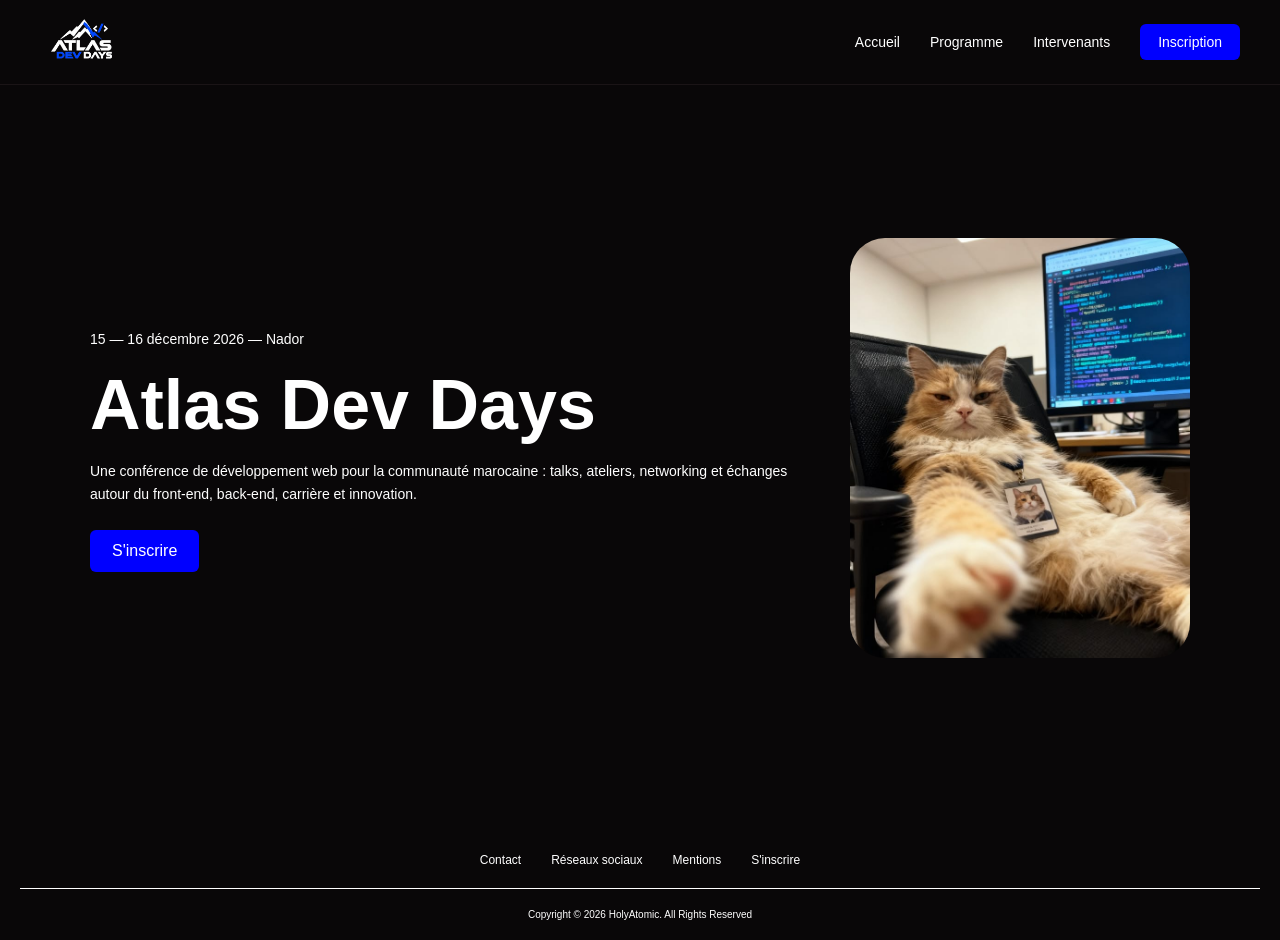
<file: index.html>
<!DOCTYPE html>
<html lang="fr">

<head>
    <meta charset="UTF-8">
    <meta name="viewport" content="width=device-width, initial-scale=1.0">
    <title>Atlas Dev Days — Conférence Web au Maroc</title>
    <link rel="preconnect" href="https://fonts.googleapis.com">
    <link rel="preconnect" href="https://fonts.gstatic.com" crossorigin>
    <link href="https://fonts.googleapis.com/css2?family=JetBrains+Mono:ital,wght@0,100..800;1,100..800&display=swap" rel="stylesheet">
    <link rel="preconnect" href="https://fonts.googleapis.com">
    <link rel="preconnect" href="https://fonts.gstatic.com" crossorigin>
    <link href="https://fonts.googleapis.com/css2?family=Bebas+Neue&display=swap" rel="stylesheet">
    <meta
        name="description"
        content="Atlas Dev Days, une conférence dédiée aux développeurs web au Maroc : talks, ateliers et rencontres tech."
    >

    <link rel="stylesheet" href="css/style.css">
</head>

<body>

    <!-- Header -->
    <header>
        <nav>
            <div class="logo">
                <a href="index.html">
                    <img src="assets/icons/logo.png" alt="Logo Atlas Dev Days">
                </a>
            </div>
            <ul>
                <li>
                    <a href="index.html">Accueil</a>
                </li>

                <li>
                    <a href="programe.html">Programme</a>
                </li>

                <li>
                    <a href="intervenants.html">Intervenants</a>
                </li>

                <li>
                    <a href="inscription.html">Inscription</a>
                </li>
            </ul>

        </nav>
    </header>


    <main>

        <!-- Hero -->
        <section class="hero">

            <div class="hero-content">

                <p class="hero-date">
                    15 — 16 décembre 2026 — Nador
                </p>

                <h1>
                    Atlas Dev Days
                </h1>

                <p>
                    Une conférence de développement web pour la communauté
                    marocaine : talks, ateliers, networking et échanges
                    autour du front-end, back-end, carrière et innovation.
                </p>

                <a href="inscription.html">
                    S'inscrire
                </a>

            </div>


            <div class="hero-image">

                <img
                    src="assets/images/cat.jpg"
                    alt="cat"
                >

            </div>

        </section>
        </main>
    <!-- Footer -->
    <footer>

        <nav aria-label="Navigation secondaire">

            <ul>

                <li>
                    <a href="mailto:contact@atlasdevdays.com">
                        Contact
                    </a>
                </li>

                <li>
                    <a href="https://www.linkedin.com/in/oussama-jrhaider-a0b106281/">
                        Réseaux sociaux
                    </a>
                </li>

                <li>
                    <a href="https://www.google.com">
                        Mentions
                    </a>
                </li>

                <li>
                    <a href="inscription.html">
                        S'inscrire
                    </a>
                </li>

            </ul>

        </nav>


        <p>
            Copyright © 2026 HolyAtomic. All Rights Reserved
        </p>

    </footer>

</body>

</html>
</file>
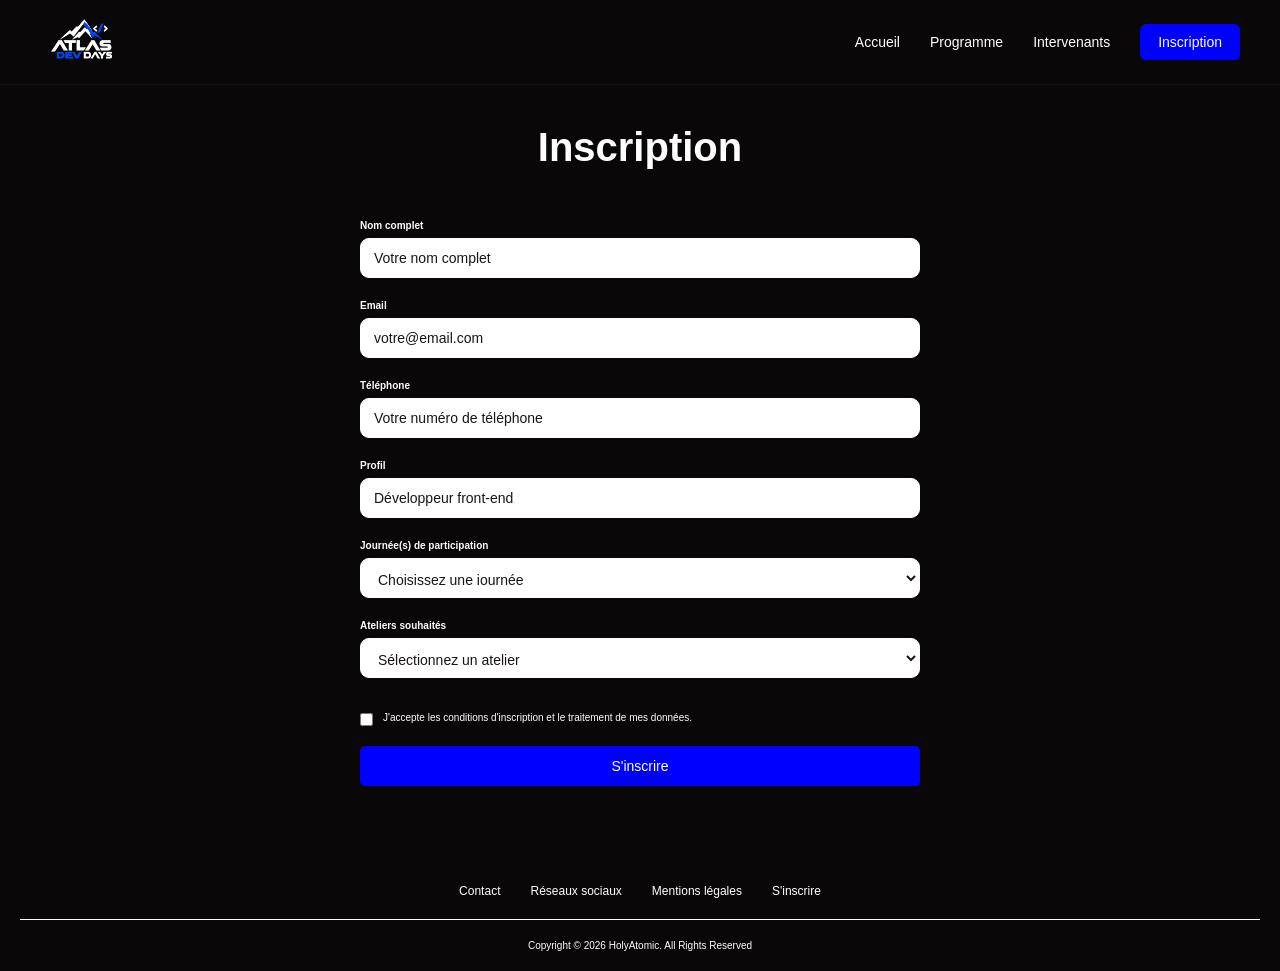
<file: inscription.html>
<!DOCTYPE html>
<html lang="fr">

<head>
    <meta charset="UTF-8">
    <meta name="viewport" content="width=device-width, initial-scale=1.0">
    <title>Inscription — Atlas Dev Days</title>
    <link rel="stylesheet" href="css/style.css">
</head>

<body>

    <header>
        <nav>
            <div class="logo">
                <a href="index.html">
                    <img src="assets/icons/logo.png" alt="Logo Atlas Dev Days">
                </a>
            </div>

            <ul>
                <li><a href="index.html">Accueil</a></li>
                <li><a href="programe.html">Programme</a></li>
                <li><a href="intervenants.html">Intervenants</a></li>
                <li><a href="inscription.html">Inscription</a></li>
            </ul>
        </nav>
    </header>

    <main>
        <h1>Inscription</h1>

        <form action="#" method="post">

            <div class="container">

                <hr>

                <label for="name"><b>Nom complet</b></label>
                <input type="text" id="name" name="name"
                    placeholder="Votre nom complet" required>

                <label for="email"><b>Email</b></label>
                <input type="email" id="email" name="email"
                    placeholder="votre@email.com" required>

                <label for="tele"><b>Téléphone</b></label>
                <input type="tel" id="tele" name="phone"
                    placeholder="Votre numéro de téléphone" required pattern="^(\+212|0)[5-7][0-9]{8}$">

                <label for="profil"><b>Profil</b></label>
                <input type="text" id="profil" name="profil"
                    placeholder="Développeur front-end" required>

                <label for="jour"><b>Journée(s) de participation</b></label>
                <select id="jour" name="days" required>
                    <option value="">Choisissez une journée</option>
                    <option value="jour1">Jour 1</option>
                    <option value="jour2">Jour 2</option>
                    <option value="les-deux">Jour 1 et Jour 2</option>
                </select>

                <label for="atelier"><b>Ateliers souhaités</b></label>
                <select id="atelier" name="atelier" required>
                    <option value="">Sélectionnez un atelier</option>
                    <option value="html-css">HTML et CSS</option>
                    <option value="javascript">JavaScript</option>
                    <option value="design">Web Design</option>
                </select>

                <label>
                    <input type="checkbox" name="conditions" required>
                    J'accepte les conditions d'inscription et le traitement de mes données.
                </label>

                <div class="clearfix">
                    <button type="submit" class="signupbtn">S'inscrire</button>
                </div>

            </div>

        </form>
    </main>

    <footer>
        <nav aria-label="Navigation secondaire">
            <ul>
                <li>
                    <a href="mailto:contact@atlasdevdays.com">Contact</a>
                </li>

                <li>
                    <a href="https://www.linkedin.com/in/oussama-jrhaider-a0b106281/">
                        Réseaux sociaux
                    </a>
                </li>

                <li>
                    <a href="mentions.html">Mentions légales</a>
                </li>

                <li>
                    <a href="inscription.html">S'inscrire</a>
                </li>
            </ul>
        </nav>

        <p>Copyright © 2026 HolyAtomic. All Rights Reserved</p>
    </footer>

</body>
</html>
</file>
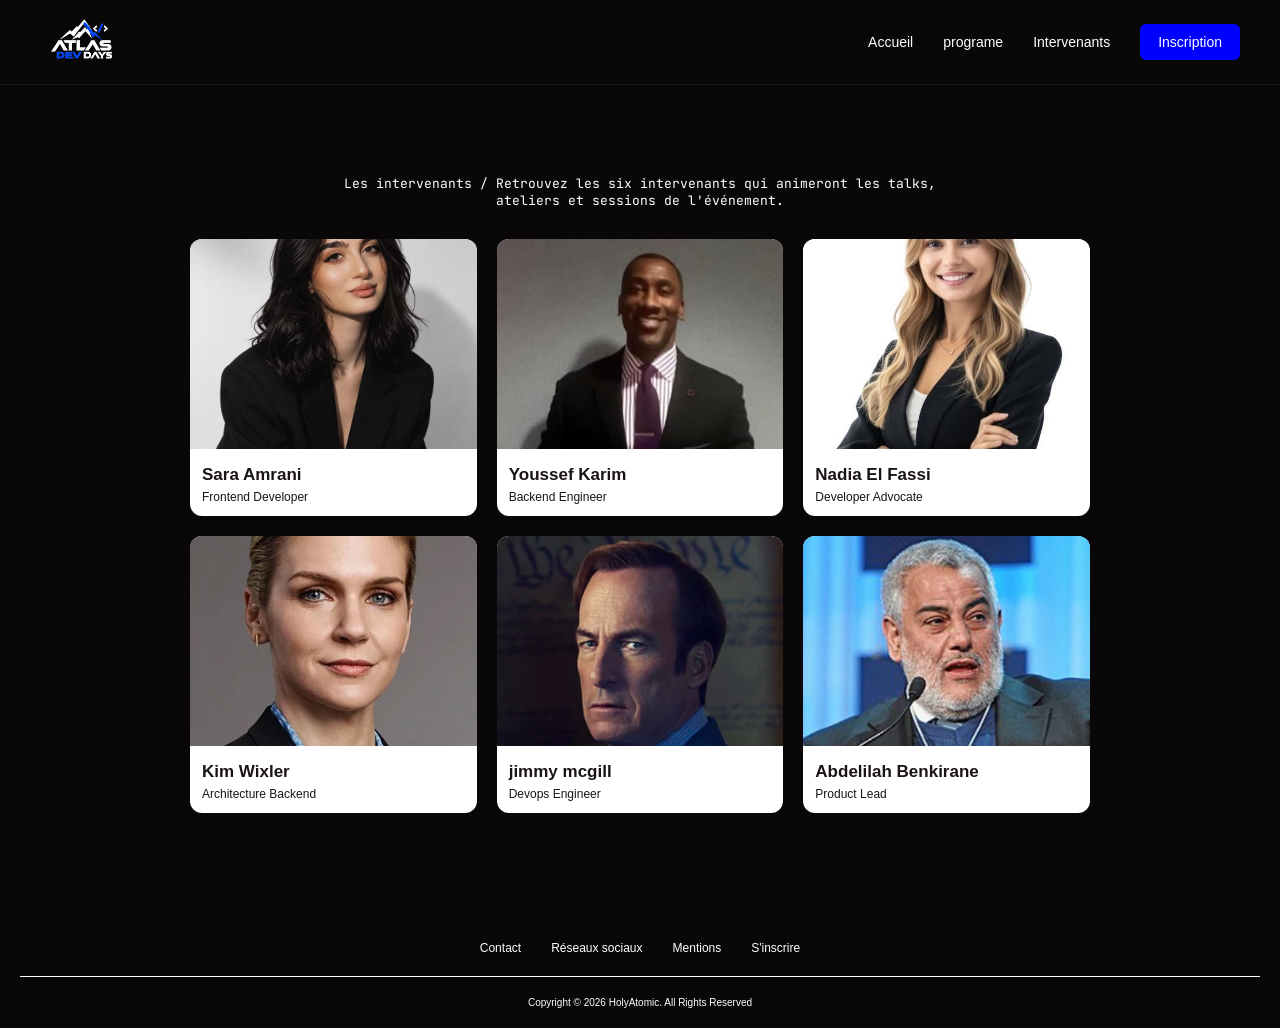
<file: intervenants.html>
<!DOCTYPE html>
<html lang="fr">

<head>
    <meta charset="UTF-8">
    <meta name="viewport" content="width=device-width, initial-scale=1.0">
    <title>Intervenants — Atlas Dev Days</title>
<link rel="preconnect" href="https://fonts.googleapis.com">
<link rel="preconnect" href="https://fonts.gstatic.com" crossorigin>
<link href="https://fonts.googleapis.com/css2?family=JetBrains+Mono:ital,wght@0,100..800;1,100..800&display=swap" rel="stylesheet">
    <meta
        name="description"
        content="Découvrez les six intervenants d'Atlas Dev Days."
    >

    <link rel="stylesheet" href="css/style.css">
</head>

<body>

    <!-- Header -->
    <header>
        <nav>

            <div class="logo">
                <a href="index.html">
                    <img src="assets/icons/logo.png" alt="Logo Atlas Dev Days">
                </a>
            </div>

            <ul>
                <li><a href="index.html">Accueil</a></li>
                <li><a href="programe.html">programe</a></li>
                <li><a href="intervenants.html">Intervenants</a></li>
                <li><a href="inscription.html">Inscription</a></li>
            </ul>

        </nav>
    </header>


    <main>

        <!-- Introduction -->
        <section class="speakers-page">

            <h1>
                Les intervenants / Retrouvez les six intervenants qui animeront
                les talks, ateliers et sessions de l'événement.
            </h1>


            <!-- Speakers -->
            <div class="speakers-grid">

                <article class="speaker-card">

                    <img
                        src="assets/images/image3.jpg"
                        alt="Sara Amrani, Frontend Developer"
                    >

                    <h2>Sara Amrani</h2>

                    <p>Frontend Developer</p>

                </article>


                <article class="speaker-card">

                    <img
                        src="assets/images/image1.png"
                        alt="Youssef Karim, Backend Engineer"
                    >

                    <h2>Youssef Karim</h2>

                    <p>Backend Engineer</p>

                </article>


                <article class="speaker-card">

                    <img
                        src="assets/images/image2.jpg"
                        alt="Nadia El Fassi, Developer Advocate"
                    >

                    <h2>Nadia El Fassi</h2>

                    <p>Developer Advocate</p>

                </article>


                <article class="speaker-card">

                    <img
                        src="assets/images/kim.webp"
                        alt="Kim Wixler, Architecte Back-end"
                    >

                    <h2>Kim Wixler</h2>

                    <p>Architecture Backend</p>

                </article>


                <article class="speaker-card">

                    <img
                        src="assets/images/mcgil.png"
                        alt="jimmy mcgill, DevOps Engineer"
                    >

                    <h2>jimmy mcgill</h2>

                    <p>Devops Engineer</p>

                </article>


                <article class="speaker-card">

                    <img
                        src="assets/images/ben.png"
                        alt="benkirane, Product Lead"
                    >

                    <h2>Abdelilah Benkirane</h2>

                    <p>Product Lead</p>

                </article>

            </div>

        </section>

    </main>


    <!-- footer -->
    <footer>

        <nav aria-label="Navigation secondaire">

            <ul>

                <li>
                    <a href="contact@atlasdevdays.com">
                        Contact
                    </a>
                </li>

                <li>
                    <a href="https://www.linkedin.com/in/oussama-jrhaider-a0b106281/">
                        Réseaux sociaux
                    </a>
                </li>

                <li>
                    <a href="google.com">
                        Mentions
                    </a>
                </li>

                <li>
                    <a href="inscription.html">
                        S'inscrire
                    </a>
                </li>

            </ul>

        </nav>


        <p>
            Copyright © 2026 HolyAtomic. All Rights Reserved
        </p>

    </footer>

</body>

</html>
</file>
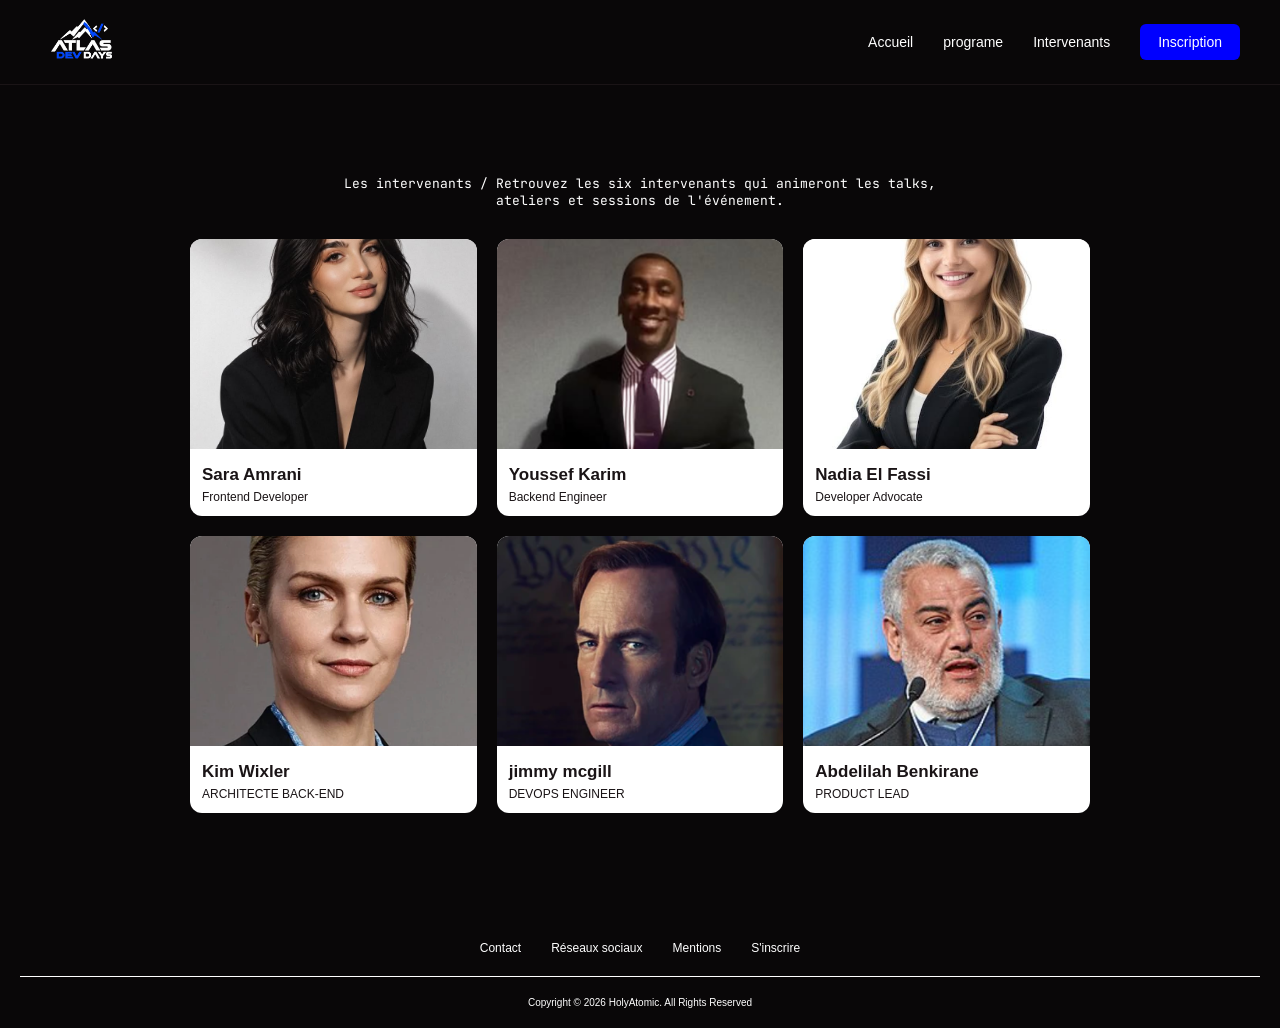
<file: Intervenants.html>
<!DOCTYPE html>
<html lang="fr">

<head>
    <meta charset="UTF-8">
    <meta name="viewport" content="width=device-width, initial-scale=1.0">
    <title>Intervenants — Atlas Dev Days</title>
<link rel="preconnect" href="https://fonts.googleapis.com">
<link rel="preconnect" href="https://fonts.gstatic.com" crossorigin>
<link href="https://fonts.googleapis.com/css2?family=JetBrains+Mono:ital,wght@0,100..800;1,100..800&display=swap" rel="stylesheet">
    <meta
        name="description"
        content="Découvrez les six intervenants d'Atlas Dev Days."
    >

    <link rel="stylesheet" href="css/style.css">
</head>

<body>

    <!-- Header -->
    <header>
        <nav>

            <div class="logo">
                <a href="index.html">
                    <img src="assets/icons/logo.png" alt="Logo Atlas Dev Days">
                </a>
            </div>

            <ul>
                <li><a href="index.html">Accueil</a></li>
                <li><a href="programe.html">programe</a></li>
                <li><a href="intervenants.html">Intervenants</a></li>
                <li><a href="inscription.html">Inscription</a></li>
            </ul>

        </nav>
    </header>


    <main>

        <!-- Introduction -->
        <section class="speakers-page">

            <h1>
                Les intervenants / Retrouvez les six intervenants qui animeront
                les talks, ateliers et sessions de l'événement.
            </h1>


            <!-- Speakers -->
            <div class="speakers-grid">

                <article class="speaker-card">

                    <img
                        src="assets/images/image3.jpg"
                        alt="Sara Amrani, Frontend Developer"
                    >

                    <h2>Sara Amrani</h2>

                    <p>Frontend Developer</p>

                </article>


                <article class="speaker-card">

                    <img
                        src="assets/images/image1.png"
                        alt="Youssef Karim, Backend Engineer"
                    >

                    <h2>Youssef Karim</h2>

                    <p>Backend Engineer</p>

                </article>


                <article class="speaker-card">

                    <img
                        src="assets/images/image2.jpg"
                        alt="Nadia El Fassi, Developer Advocate"
                    >

                    <h2>Nadia El Fassi</h2>

                    <p>Developer Advocate</p>

                </article>


                <article class="speaker-card">

                    <img
                        src="assets/images/kim.webp"
                        alt="Kim Wixler, Architecte Back-end"
                    >

                    <h2>Kim Wixler</h2>

                    <p>ARCHITECTE BACK-END</p>

                </article>


                <article class="speaker-card">

                    <img
                        src="assets/images/mcgil.png"
                        alt="jimmy mcgill, DevOps Engineer"
                    >

                    <h2>jimmy mcgill</h2>

                    <p>DEVOPS ENGINEER</p>

                </article>


                <article class="speaker-card">

                    <img
                        src="assets/images/ben.png"
                        alt="Make Torello, Product Lead"
                    >

                    <h2>Abdelilah Benkirane</h2>

                    <p>PRODUCT LEAD</p>

                </article>

            </div>

        </section>

    </main>


    <!-- footer -->
    <footer>

        <nav aria-label="Navigation secondaire">

            <ul>

                <li>
                    <a href="contact@atlasdevdays.com">
                        Contact
                    </a>
                </li>

                <li>
                    <a href="https://www.linkedin.com/in/oussama-jrhaider-a0b106281/">
                        Réseaux sociaux
                    </a>
                </li>

                <li>
                    <a href="google.com">
                        Mentions
                    </a>
                </li>

                <li>
                    <a href="inscription.html">
                        S'inscrire
                    </a>
                </li>

            </ul>

        </nav>


        <p>
            Copyright © 2026 HolyAtomic. All Rights Reserved
        </p>

    </footer>

</body>

</html>
</file>
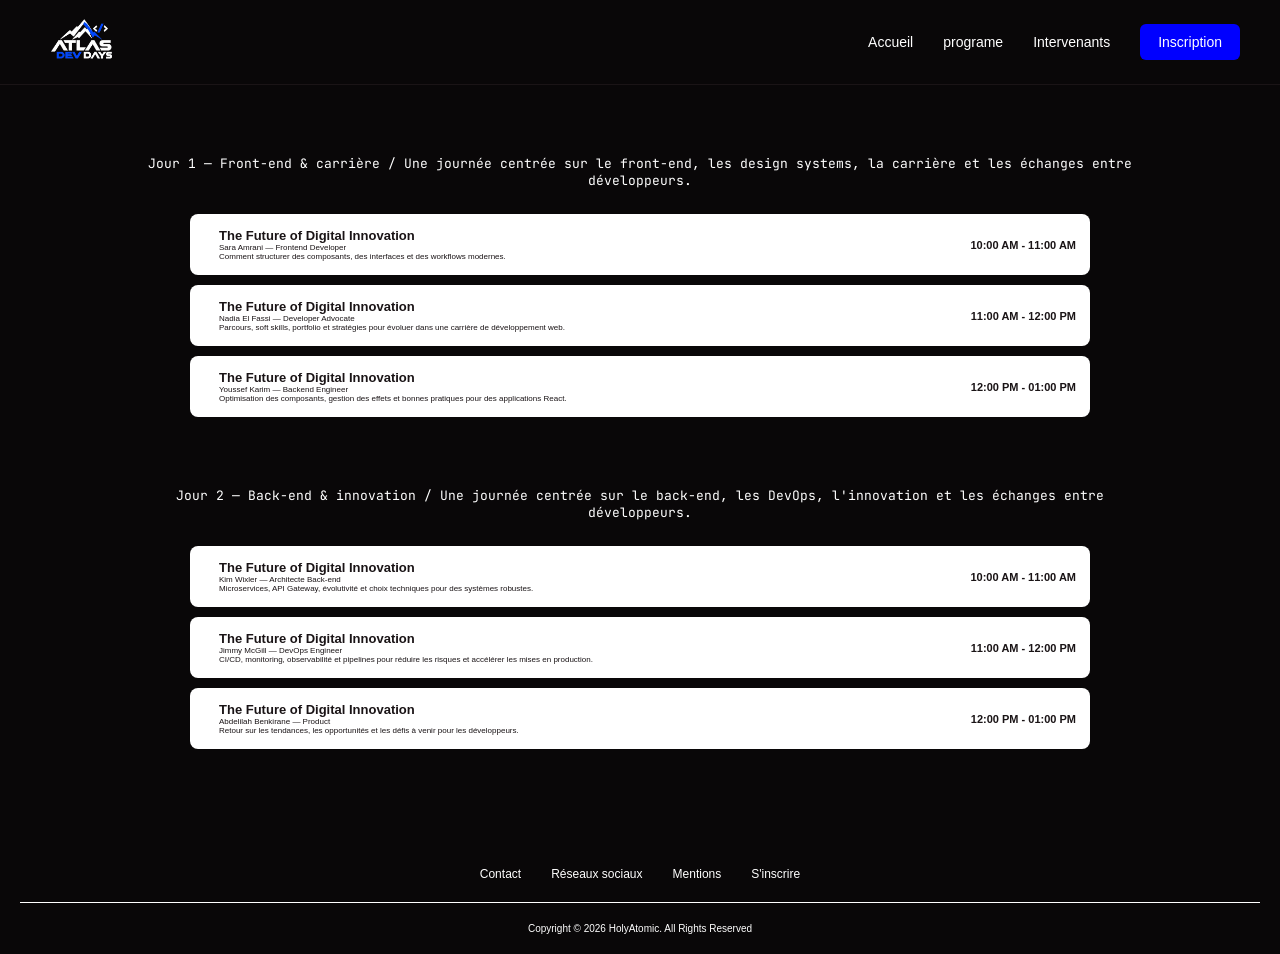
<file: programe.html>
<!DOCTYPE html>
<html lang="fr">

<head>
    <meta charset="UTF-8">
    <meta name="viewport" content="width=device-width, initial-scale=1.0">
    <title>Programe — Atlas Dev Days</title>
<link rel="preconnect" href="https://fonts.googleapis.com">
<link rel="preconnect" href="https://fonts.gstatic.com" crossorigin>
<link href="https://fonts.googleapis.com/css2?family=JetBrains+Mono:ital,wght@0,100..800;1,100..800&display=swap" rel="stylesheet">
    <meta
        name="description"
        content="Découvrez le programe des deux jours d'Atlas Dev Days."
    >

    <link rel="stylesheet" href="css/style.css">
</head>

<body>

    <!-- Header -->
    <header>
        <nav>

            <div class="logo">
                <a href="index.html">
                    <img src="assets/icons/logo.png" alt="Logo Atlas Dev Days">
                </a>
            </div>

            <ul>
                <li><a href="index.html">Accueil</a></li>
                <li><a href="programe.html">programe</a></li>
                <li><a href="intervenants.html">Intervenants</a></li>
                <li><a href="inscription.html">Inscription</a></li>
            </ul>

        </nav>
    </header>


    <main>
        <!-- Jour 1 -->
        <section class="day day-one">

            <p class="day-description">
                Jour 1 — Front-end & carrière / Une journée centrée sur le front-end, les design systems,
                la carrière et les échanges entre développeurs.
            </p>


            <div class="talks">

                <article class="talk">

                    <div class="talk-image"></div>

                    <div class="talk-info">
                        <h2>The Future of Digital Innovation</h2>

                        <p>
                            Sara Amrani — Frontend Developer
                        </p>

                        <p>
                            Comment structurer des composants,
                            des interfaces et des workflows modernes.
                        </p>
                    </div>

                    <strong>10:00 AM - 11:00 AM</strong>

                </article>


                <article class="talk">

                    <div class="talk-image"></div>

                    <div class="talk-info">
                        <h2>The Future of Digital Innovation</h2>

                        <p>
                            Nadia El Fassi — Developer Advocate
                        </p>

                        <p>
                            Parcours, soft skills, portfolio et stratégies
                            pour évoluer dans une carrière de développement web.
                        </p>
                    </div>

                    <strong>11:00 AM - 12:00 PM</strong>

                </article>


                <article class="talk">

                    <div class="talk-image"></div>

                    <div class="talk-info">
                        <h2>The Future of Digital Innovation</h2>

                        <p>
                            Youssef Karim — Backend Engineer
                        </p>

                        <p>
                            Optimisation des composants, gestion des effets
                            et bonnes pratiques pour des applications React.
                        </p>
                    </div>

                    <strong>12:00 PM - 01:00 PM</strong>

                </article>

            </div>

        </section>


        <!-- Jour 2 -->
        <section class="day day-two">

            <p class="day-description">
                Jour 2 — Back-end & innovation / Une journée centrée sur le back-end, les DevOps,
                l'innovation et les échanges entre développeurs.
            </p>


            <div class="talks">

                <article class="talk">

                    <div class="talk-image"></div>

                    <div class="talk-info">
                        <h2>The Future of Digital Innovation</h2>

                        <p>
                            Kim Wixler  — Architecte Back-end
                        </p>

                        <p>
                            Microservices, API Gateway, évolutivité et
                            choix techniques pour des systèmes robustes.
                        </p>
                    </div>

                    <strong>10:00 AM - 11:00 AM</strong>

                </article>


                <article class="talk">

                    <div class="talk-image"></div>

                    <div class="talk-info">
                        <h2>The Future of Digital Innovation</h2>

                        <p>
                            Jimmy McGill — DevOps Engineer
                        </p>

                        <p>
                            CI/CD, monitoring, observabilité et pipelines
                            pour réduire les risques et accélérer les mises en production.
                        </p>
                    </div>

                    <strong>11:00 AM - 12:00 PM</strong>

                </article>


                <article class="talk">

                    <div class="talk-image"></div>

                    <div class="talk-info">
                        <h2>The Future of Digital Innovation</h2>

                        <p>
                            Abdelilah Benkirane — Product
                        </p>

                        <p>
                            Retour sur les tendances, les opportunités
                            et les défis à venir pour les développeurs.
                        </p>
                    </div>

                    <strong>12:00 PM - 01:00 PM</strong>

                </article>

            </div>

        </section>

    </main>


    <!-- Footer -->
 <footer>

        <nav aria-label="Navigation secondaire">

            <ul>

                <li>
                    <a href="contact@atlasdevdays.com">
                        Contact
                    </a>
                </li>

                <li>
                    <a href="https://www.linkedin.com/in/oussama-jrhaider-a0b106281/">
                        Réseaux sociaux
                    </a>
                </li>

                <li>
                    <a href="google.com">
                        Mentions
                    </a>
                </li>

                <li>
                    <a href="inscription.html">
                        S'inscrire
                    </a>
                </li>

            </ul>

        </nav>


        <p>
            Copyright © 2026 HolyAtomic. All Rights Reserved
        </p>

    </footer>
</body>

</html>
</file>
<file: css/style.css>
:root {
    --dark: #090708;
    --cream: #fff4d6;
    --white: #fff;
    --blue: #0000FF;
    --text: #1a1416;
    --font-primary: "JetBrains Mono", monospace;
    --font-second: "Bebas Neue", sans-serif;
}

* {
    margin: 0;
    padding: 0;
    box-sizing: border-box;
    list-style: none;
}

body {
    font-family: Arial, sans-serif;
    background: var(--dark);
    color: var(--white);
}

a {
    color: var(--white);
    text-decoration: none;
}

/* HEADER */

header {
    background: var(--dark);
    border-bottom: 1px solid var(--text);
}

    header nav {
        min-height: 70px;
        padding: 0 40px;
        display: flex;
        align-items: center;
        justify-content: space-between;
    }

header .logo img {
    width: 80px;
    height: 80px;
    object-fit: contain;
}

header nav > a {
    font-size: 20px;
    font-weight: bold;
}

header ul {
    display: flex;
    align-items: center;
    gap: 30px;
}

header li a {
    font-size: 14px;
}

header li:last-child a {
    padding: 10px 18px;
    background: var(--blue);
    border-radius: 6px;
}

/* HERO */

.hero {
    min-height: 650px;
    padding: 70px;
    display: flex;
    align-items: center;
    justify-content: space-between;
    gap: 60px;
}

.hero-content {
    max-width: 700px;
}

.hero-date {
    margin-bottom: 20px;
    font-size: 14px;
}

.hero h1 {
    margin-bottom: 20px;
    font-size: 70px;
    line-height: 1;
}

.hero-content > p {
    font-size: 14px;
    line-height: 1.6;
}

.hero-content > a {
    display: inline-block;
    margin-top: 25px;
    padding: 12px 22px;
    background: var(--blue);
    border-radius: 6px;
}

.hero-image img {
    width: 340px;
    height: 420px;
    object-fit: cover;
    border-radius: 35px;
}

/* PROGRAMME */

.program-intro {
    padding: 45px 10%;
    background: var(--white);
    color: var(--text);
}

.program-intro > p {
    margin-bottom: 12px;
    font-size: 11px;
}

.program-intro h1 {
    max-width: 700px;
    margin: auto;
    text-align: center;
    font-size: 13px;
    font-weight: normal;
}

.days {
    display: flex;
    gap: 20px;
    margin-top: 20px;
}

.days article {
    flex: 1;
    padding: 12px;
    border-radius: 10px;
}

.days small {
    font-size: 9px;
}

.days p {
    margin-top: 5px;
    font-size: 10px;
}

.day {
    padding: 30px 10%;
}

.day-one {
    background: var(--dark);
    color: var(--white);
}

.day-two {
    background: var(--dark);
    color: var(--white);
}

.day-title {
    margin-bottom: 12px;
    font-size: 11px;
}

.day-description {
    margin-bottom: 25px;
    text-align: center;
    font-size: 13px;
    font-family: var(--font-primary);
}

.talks {
    max-width: 900px;
    margin: auto;
}

.talk {
    display: flex;
    align-items: center;
    gap: 15px;
    margin-bottom: 10px;
    padding: 14px;
    background: var(--white);
    color: var(--text);
    border-radius: 8px;
}

.talk-info {
    flex: 1;
}

.talk h2 {
    font-size: 13px;
}

.talk p {
    font-size: 8px;
}

.talk strong {
    font-size: 11px;
}

/* INTERVENANTS */

.speakers-page {
    padding: 50px 10%;
    background: var(--dark);
    color: var(--white);
}

.speakers-page > p {
    margin-bottom: 10px;
    font-size: 11px;
}

.speakers-page h1 {
    max-width: 600px;
    margin: auto;
    text-align: center;
    font-size: 13px;
    font-weight: normal;
    font-family: var(--font-primary);
}

.speakers-grid {
    max-width: 900px;
    margin: 30px auto 0;
    display: flex;
    flex-wrap: wrap;
    gap: 20px;
}

.speaker-card {
    flex: 1 1 30%;
    overflow: hidden;
    background: var(--white);
    border-radius: 12px;
    color: var(--text);
}

.speaker-card img {
    width: 100%;
    height: 210px;
    object-fit: cover;
}

.speaker-card h2 {
    padding: 12px 12px 0;
    font-size: 17px;
}

.speaker-card p {
    padding: 0 12px 12px;
    margin-top: 5px;
    font-size: 12px;
}

/* FOOTER */

footer {
    padding: 35px 20px 20px;
    background: var(--dark);
    text-align: center;
}

footer ul {
    display: flex;
    justify-content: center;
    gap: 30px;
    margin-bottom: 20px;
}

footer a {
    font-size: 12px;
}

footer p {
    padding-top: 20px;
    border-top: 1px solid var(--white);
    font-size: 10px;
}
/* Inscription */
main {
    padding: 40px 20px;
    background: var(--dark);
    color: var(--white);
}

main > h1 {
    margin-bottom: 30px;
    text-align: center;
    font-size: 40px;
    font-family: var(--font-second);
}

form {
    max-width: 600px;
    margin: auto;
    padding: 20px;
    background: var(--dark);
}

.container {
    display: flex;
    flex-direction: column;
}

.container > hr {
    display: none;
}

.container > label {
    margin-bottom: 7px;
    font-size: 10px;
    color: var(--white);
}

.container > input[type="text"],
.container > input[type="email"],
.container > input[type="tel"],
.container > select,
.container > textarea {
    width: 100%;
    margin-bottom: 22px;
    padding: 12px 13px;
    border: 1px solid var(--white);
    border-radius: 9px;
    background: var(--white);
    color: var(--text);
    font-family: Arial, Helvetica, sans-serif;
    font-size: 14px;
}

.container > input[type="text"],
.container > input[type="email"],
.container > input[type="tel"],
.container > select {
    height: 40px;
}

.container > select {
    cursor: pointer;
}

.container > textarea {
    height: 100px;
    resize: vertical;
}

.container > input::placeholder,
.container > textarea::placeholder {
    color: var(--text);
}

.container > input:focus,
.container > select:focus,
.container > textarea:focus {
    outline: 2px solid var(--white);
}

.container label:has(input[type="checkbox"]) {
    display: flex;
    align-items: flex-start;
    gap: 10px;
    margin: 10px 0 20px;
    line-height: 1.5;
}

.container input[type="checkbox"] {
    margin-top: 3px;
    accent-color: var(--blue);
}

.clearfix {
    display: flex;
    gap: 12px;
}

.clearfix > button {
    flex: 1;
    padding: 12px;
    border: none;
    border-radius: 5px;
    color: var(--white);
    font-size: 14px;
    cursor: pointer;
}

.cancelbtn {
    background: #444;
}

.signupbtn {
    background: var(--blue);
}

@media (max-width: 600px) {

    /* general */
    body {
        width: 100%;
        overflow-x: hidden;
    }
    hero{
        padding: 40px 20px ;
    }
    .hero > div {
        display: flex;
        flex-direction: column;
    }
    hero img {
        width: 100%;
        height: 280px;
        margin-top: 20px;
        object-fit: cover;
        border-radius: 20px;
    }
    main {
        padding: 25px 15px;
    }

    h1 {
        font-size: 28px;
    }

    h2 {
        font-size: 24px;
    }

    p {
        font-size: 14px;
        line-height: 1.6;
    }

    img {
        max-width: 100%;
        height: auto;
    }

    /* header */
    header {
        padding: 15px;
    }

    header nav {
        flex-direction: column;
        gap: 15px;
    }

    header nav ul {
        display: flex;
        flex-wrap: wrap;
        justify-content: center;
        gap: 12px;
        padding: 0;
    }

    header nav ul li {
        list-style: none;
    }

    /* main */
    main > h1 {
        font-size: 28px;
        margin-bottom: 20px;
    }

    /* sections */
    section {
        padding: 25px 15px;
    }

    /* containers */
    .container {
        width: 100%;
    }

    /* frm */
    form {
        width: 100%;
        max-width: 100%;
        padding: 15px 0;
    }

    input,
    select,
    textarea {
        max-width: 100%;
    }

    /* buttons */
    button {
        max-width: 100%;
    }

    .clearfix {
        flex-direction: column;
        gap: 10px;
    }

    .clearfix > button {
        width: 100%;
    }

    /* footer */
    footer {
        padding: 20px 15px;
        text-align: center;
    }

    footer nav ul {
        flex-wrap: wrap;
        justify-content: center;
        gap: 10px;
    }
}
</file>
